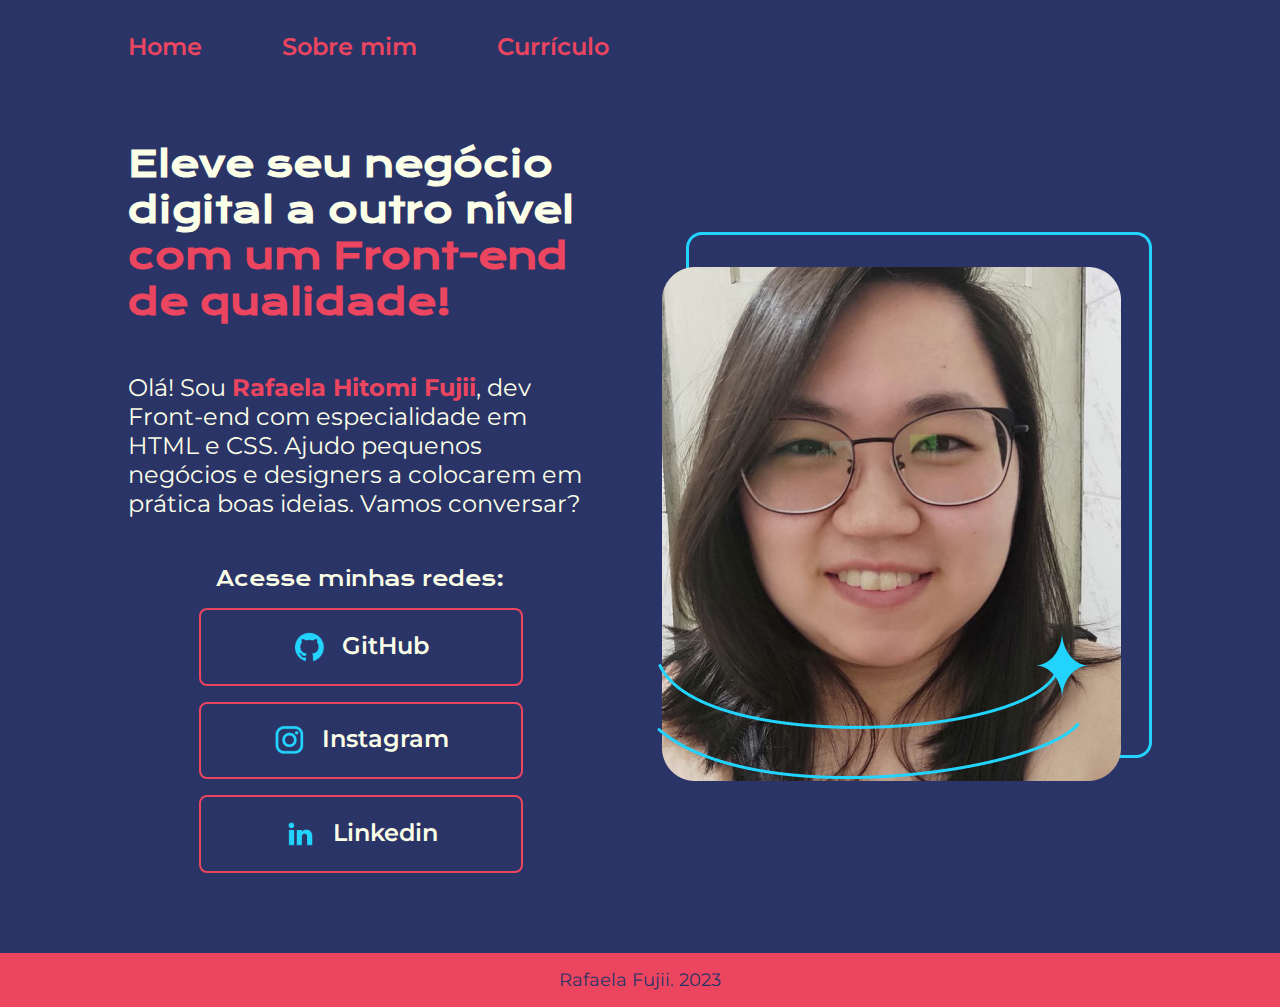
<file: index.html>
<!DOCTYPE html>
<html lang="pt-br">
<head>
  <meta charset="UTF-8">
  <meta http-equiv="X-UA-Compatible" content="IE=edge">
  <meta name="viewport" content="width=device-width, initial-scale=1.0">
  <title>Portfolio - Rafaela Hitomi Fujii</title>
  <link rel="stylesheet" href="./styles/style.css">
  <link rel="shortcut icon" href="./assets/cv.png">
</head>
<body>
  <header class="cabecalho">
    <nav class="cabecalho__menu">
      <a href="./index.html" class="cabecalho__menu__link">Home</a>
      <a href="./about.html" class="cabecalho__menu__link">Sobre mim</a>
      <a href="./curriculo.html" class="cabecalho__menu__link">Currículo</a>
    </nav>
  </header>

  <main class="apresentacao">
    <section class="apresentacao__conteudo">
      <h1 class="apresentacao__conteudo__titulo">Eleve seu negócio digital a outro nível <strong class="titulo__destaque">com um Front-end de qualidade!</strong></h1>
      <p class="apresentacao__conteudo__texto">Olá! Sou <strong class="titulo__destaque">Rafaela Hitomi Fujii</strong>, dev Front-end com especialidade em HTML e CSS. Ajudo pequenos negócios e designers a colocarem em prática boas ideias. Vamos conversar?</p>
      <div class="apresentacao__links">
        <h2 class="apresentacao__links__subtitulo">Acesse minhas redes:</h2>
        <a href="https://github.com/rafahitomi" class="apresentacao__links__link" target="_blank"><img src="./assets/github.png">GitHub</a>
        <a href="https://www.instagram.com/rafa.hitomi/" class="apresentacao__links__link" target="_blank"><img src="./assets/instagram.png">Instagram</a>
        <a href="https://www.linkedin.com/in/rafaela-hitomi-fujii-512a1715a/" class="apresentacao__links__link" target="_blank"><img src="./assets/linkedin.png">Linkedin</a>
      </div>
    </section>
    <img src="./assets/Imagem.png" alt="Foto da Rafaela Hitomi" class="apresentacao__foto">
  </main>

  <footer class="rodape">
    <p>Rafaela Fujii. 2023</p>
  </footer>
</body>
</html>
</file>
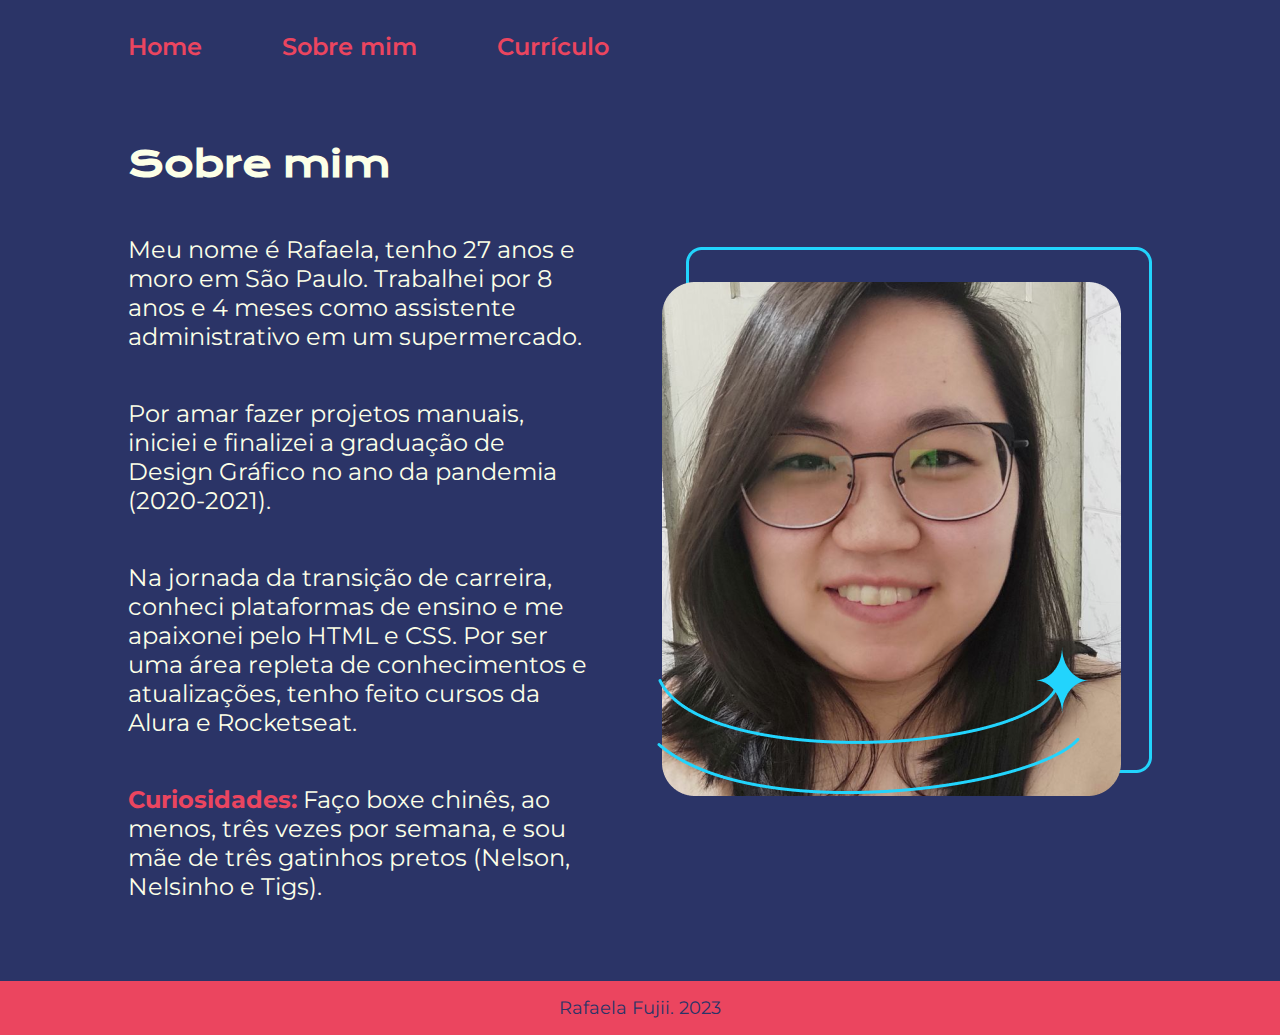
<file: about.html>
<!DOCTYPE html>
<html lang="pt-br">
<head>
  <meta charset="UTF-8">
  <meta http-equiv="X-UA-Compatible" content="IE=edge">
  <meta name="viewport" content="width=device-width, initial-scale=1.0">
  <title>Sobre mim</title>
  <link rel="stylesheet" href="./styles/style.css">
  <link rel="shortcut icon" href="./assets/cv.png">
</head>
<body>
  <header class="cabecalho">
    <nav class="cabecalho__menu">
      <a href="./index.html" class="cabecalho__menu__link">Home</a>
      <a href="./about.html" class="cabecalho__menu__link">Sobre mim</a>
      <a href="./curriculo.html" class="cabecalho__menu__link">Currículo</a>
    </nav>
  </header>
  <main class="apresentacao">
    <section class="apresentacao__conteudo">
      <h1 class="apresentacao__conteudo__titulo">Sobre mim</h1>
      <p class="apresentacao__conteudo__texto">Meu nome é Rafaela, tenho 27 anos e moro em São Paulo. Trabalhei por 8 anos e 4 meses como assistente administrativo em um supermercado.</p>
      <p class="apresentacao__conteudo__texto">Por amar fazer projetos manuais, iniciei e finalizei a graduação de Design Gráfico no ano da pandemia (2020-2021).</p>
      <p class="apresentacao__conteudo__texto">Na jornada da transição de carreira, conheci plataformas de ensino e me apaixonei pelo HTML e CSS. Por ser uma área repleta de conhecimentos e atualizações, tenho feito cursos da Alura e Rocketseat.</p>
      <p class="apresentacao__conteudo__texto"><strong class="titulo__destaque">Curiosidades:</strong> Faço boxe chinês, ao menos, três vezes por semana, e sou mãe de três gatinhos pretos (Nelson, Nelsinho e Tigs).</p>
    </section>
    <img src="./assets/Imagem.png" alt="Foto da Rafaela Hitomi" class="apresentacao__foto">
  </main>
  <footer class="rodape">
    <p>Rafaela Fujii. 2023</p>
  </footer>
</body>
</html>
</file>
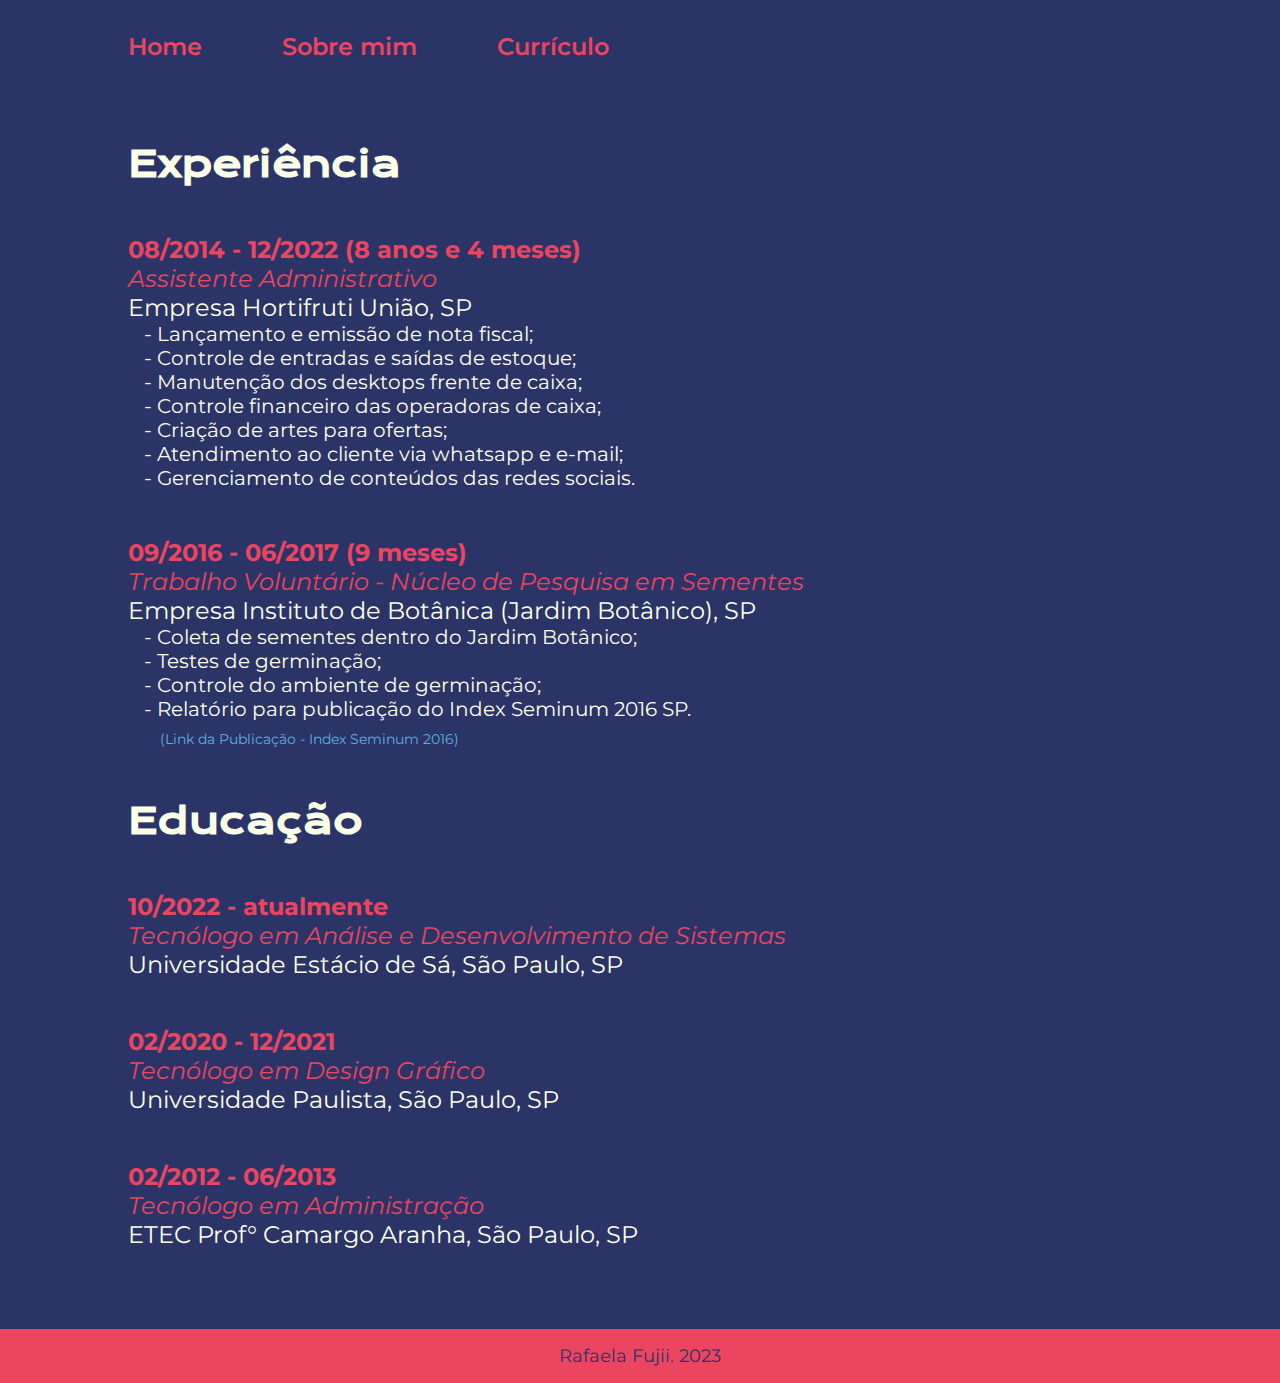
<file: curriculo.html>
<!DOCTYPE html>
<html lang="pt-br">
<head>
  <meta charset="UTF-8">
  <meta http-equiv="X-UA-Compatible" content="IE=edge">
  <meta name="viewport" content="width=device-width, initial-scale=1.0">
  <title>Currículo</title>
  <link rel="stylesheet" href="./styles/style.css">
  <link rel="shortcut icon" href="./assets/cv.png">
</head>
<body>
  <header class="cabecalho">
    <nav class="cabecalho__menu">
      <a href="./index.html" class="cabecalho__menu__link">Home</a>
      <a href="./about.html" class="cabecalho__menu__link">Sobre mim</a>
      <a href="./curriculo.html" class="cabecalho__menu__link">Currículo</a>
    </nav>
  </header>
  <main class="apresentacao">
    <section class="experiencia__conteudo">
      <h2 class="apresentacao__conteudo__titulo">Experiência</h2>
        <ul>
          <li class="curriculo__conteudo__texto">
            <p><strong class="titulo__destaque">08/2014 - 12/2022 (8 anos e 4 meses)</strong></p>
            <p><em class="titulo__destaque">Assistente Administrativo</em></p>
            <p class="empresa__texto">Empresa Hortifruti União, SP</p>
            <p class="subtitulo__destaque">- Lançamento e emissão de nota fiscal;</p>
            <p class="subtitulo__destaque">- Controle de entradas e saídas de estoque;</p>
            <p class="subtitulo__destaque">- Manutenção dos desktops frente de caixa;</p>
            <p class="subtitulo__destaque">- Controle financeiro das operadoras de caixa;</p>
            <p class="subtitulo__destaque">- Criação de artes para ofertas;</p>
            <p class="subtitulo__destaque">- Atendimento ao cliente via whatsapp e e-mail;</p>
            <p class="subtitulo__destaque">- Gerenciamento de conteúdos das redes sociais.</p>
          </li>
        </ul>
        <ul>
          <li class="curriculo__conteudo__texto">
            <p><strong class="titulo__destaque">09/2016 - 06/2017 (9 meses)</strong></p>
            <p><em class="titulo__destaque">Trabalho Voluntário - Núcleo de Pesquisa em Sementes</em></p>
            <p class="empresa__texto">Empresa Instituto de Botânica (Jardim Botânico), SP</p>
            <p class="subtitulo__destaque">- Coleta de sementes dentro do Jardim Botânico;</p>
            <p class="subtitulo__destaque">- Testes de germinação;</p>
            <p class="subtitulo__destaque">- Controle do ambiente de germinação;</p>
            <p class="subtitulo__destaque">- Relatório para publicação do Index Seminum 2016 SP.</p>
            <a href="https://smastr16.blob.core.windows.net/jardimbotanico/2015/06/index-seminum-2016-ibt-sp-2017.pdf" class="link__destaque">(Link da Publicação - Index Seminum 2016)</a>
          </li>
        </ul>

      <h2 class="apresentacao__conteudo__titulo">Educação</h2>
        <ul>
          <li class="curriculo__conteudo__texto">
            <p><strong class="titulo__destaque">10/2022 - atualmente</strong></p>
            <p><em class="titulo__destaque">Tecnólogo em Análise e Desenvolvimento de Sistemas</em></p>
            <p class="instituicao__texto">Universidade Estácio de Sá, São Paulo, SP</p>
          </li>
        </ul>
        <ul> 
          <li class="curriculo__conteudo__texto">
            <p><strong class="titulo__destaque">02/2020 - 12/2021</strong></p>
            <p><em class="titulo__destaque">Tecnólogo em Design Gráfico</em></p>
            <p class="instituicao__texto">Universidade Paulista, São Paulo, SP</p>
          </li>
        </ul>
        <ul> 
          <li class="curriculo__conteudo__texto">
            <p><strong class="titulo__destaque">02/2012 - 06/2013</strong></p>
            <p><em class="titulo__destaque">Tecnólogo em Administração</em></p>
            <p class="instituicao__texto">ETEC Prof° Camargo Aranha, São Paulo, SP</p>
          </li>
      </ul>
    </section>
  </main>
  <footer class="rodape">
    <p>Rafaela Fujii. 2023</p>
  </footer>
</body>
</html>
</file>
<file: styles/style.css>
@import url('https://fonts.googleapis.com/css2?family=Krona+One&family=Montserrat:wght@400;600&display=swap');

:root {
  --cor-primaria: #2B3467; /* Paleta de Cores: https://colorhunt.co/palette/2b3467bad7e9fcffe7eb455f */
  --cor-secundaria: #FCFFE7;
  --cor-terciaria: #EB455F;
  --cor-hover: #58b1e0; /* Alterei para 25% mais escuro: https://encycolorpedia.pt/9ad0ec */

  --fonte-primaria: 'Krona One', sans-serif;
  --fonte-secundaria: 'Montserrat', sans-serif;
}

* {
  margin: 0;
  padding: 0;
}

body {
  box-sizing: border-box;
  background-color: var(--cor-primaria);
  font-family: var(--fonte-secundaria);
  color: var(--cor-secundaria);
}


/* CABEÇALHO */
.cabecalho {
  padding: 2rem 0 0 8rem;
}

.cabecalho__menu {
  display: flex;
  gap: 5rem;
}

.cabecalho__menu__link {
  font-size: 24px;
  font-weight: 600;
  color: var(--cor-terciaria);
  text-decoration: none;
}


/* INDEX - CONTEÚDO PRINCIPAL */
.apresentacao {
  display: flex;
  align-items: center;
  justify-content: space-between;
  gap: 4rem;
  padding: 5rem 8rem;
}

.apresentacao__conteudo {
  width: 38rem;
  display: flex;
  flex-direction: column;
  justify-content: space-between;
  gap: 3rem;
}

.apresentacao__conteudo__titulo {
  font-family: var(--fonte-primaria);
  font-size: 36px;
}

.titulo__destaque {
  color: var(--cor-terciaria);
}

.apresentacao__conteudo__texto {
  font-weight: 400;
  font-size: 24px;
}

.apresentacao__links {
  display: flex;
  justify-content: space-between;
  flex-direction: column;
  align-items: center;
  gap: 1rem;
}

.apresentacao__links__subtitulo {
  font-family: var(--fonte-primaria);
  font-weight: 400;
  font-size: 20px;
}

.apresentacao__links__link {
  background-color: var(--cor-primaria);
  width: 20rem;
  text-align: center;
  border-radius: 0.5rem;
  font-size: 24px;
  font-weight: 600;
  padding: 1.3rem 0;
  text-decoration: none;
  color: var(--cor-secundaria);
  border: 0.15rem solid var(--cor-terciaria);
  display: flex;
  justify-content: center;
  gap: 1rem;
}

.apresentacao__links__link:hover {
  background-color: var(--cor-hover);
}


/* RODAPÉ */
.rodape {
  background-color: var(--cor-terciaria);
  color: var(--cor-primaria);
  font-size: 18px;
  font-weight: 400;
  padding: 1rem;
  text-align: center;
}


/* CURRÍCULO - CONTEÚDO PRINCIPAL */
.experiencia__conteudo {
  width: 100%;
  display: flex;
  flex-direction: column;
  justify-content: space-between;
  gap: 3rem;
}

.curriculo__conteudo__texto {
  font-weight: 400;
  font-size: 24px;
  list-style: none;
}

.subtitulo__destaque {
  font-size: 20px;
  padding-left: 1rem;
}

.link__destaque {
  color: var(--cor-hover);
  font-size: 14px;
  text-decoration: none;
  padding-left: 2rem;
}



/* RESPONSIVIDADE */
@media (max-width: 1200px) {
  .cabecalho {
    padding: 2rem 0 0 0;
  }
  
  .cabecalho__menu {
    justify-content: center;
  }

  .apresentacao {
    flex-direction: column-reverse;
    padding: 5rem 5rem;
  }

  .apresentacao__conteudo {
    width: auto;
    text-align: center;
  }

  .apresentacao__conteudo__titulo {
    text-align: center;
  }
}

@media screen and (max-width: 580px) {
  .cabecalho {
    padding: 2rem 0 2rem 0;
  }

  .cabecalho__menu {
    gap: 2rem;
    text-align: center;
  }

  .apresentacao {
    padding: 10% 10%;
  }

  .apresentacao__conteudo__titulo {
    font-size: 30px;
  }

  .apresentacao__conteudo__texto {
    font-size: 22px;
  }

  .apresentacao__links__subtitulo {
    font-size: 16px;
  }

  .apresentacao__links__link {
    width: 13rem;
    font-size: 18px;
    padding: 0.7rem 0;
    align-items: center;
  }

  .apresentacao__foto {
    width: 100%;
  }

  .instituicao__texto {
    font-size: 20px;
  }
}

@media screen and (max-width: 430px) {
  .cabecalho__menu {
    flex-direction: column;
    gap: 1rem;
  }

  .apresentacao__conteudo__titulo {
    font-size: 28px;
  }

  .apresentacao__conteudo__texto {
    font-size: 18px;
  }

  .apresentacao__links__subtitulo {
    font-size: 16px;
  }

  .titulo__destaque {
    font-size: 20px;
  }

  .empresa__texto {
    font-size: 18px;
  }

  .subtitulo__destaque {
    font-size: 16px;
  }

  .instituicao__texto {
    font-size: 16px;
  }
}
</file>
